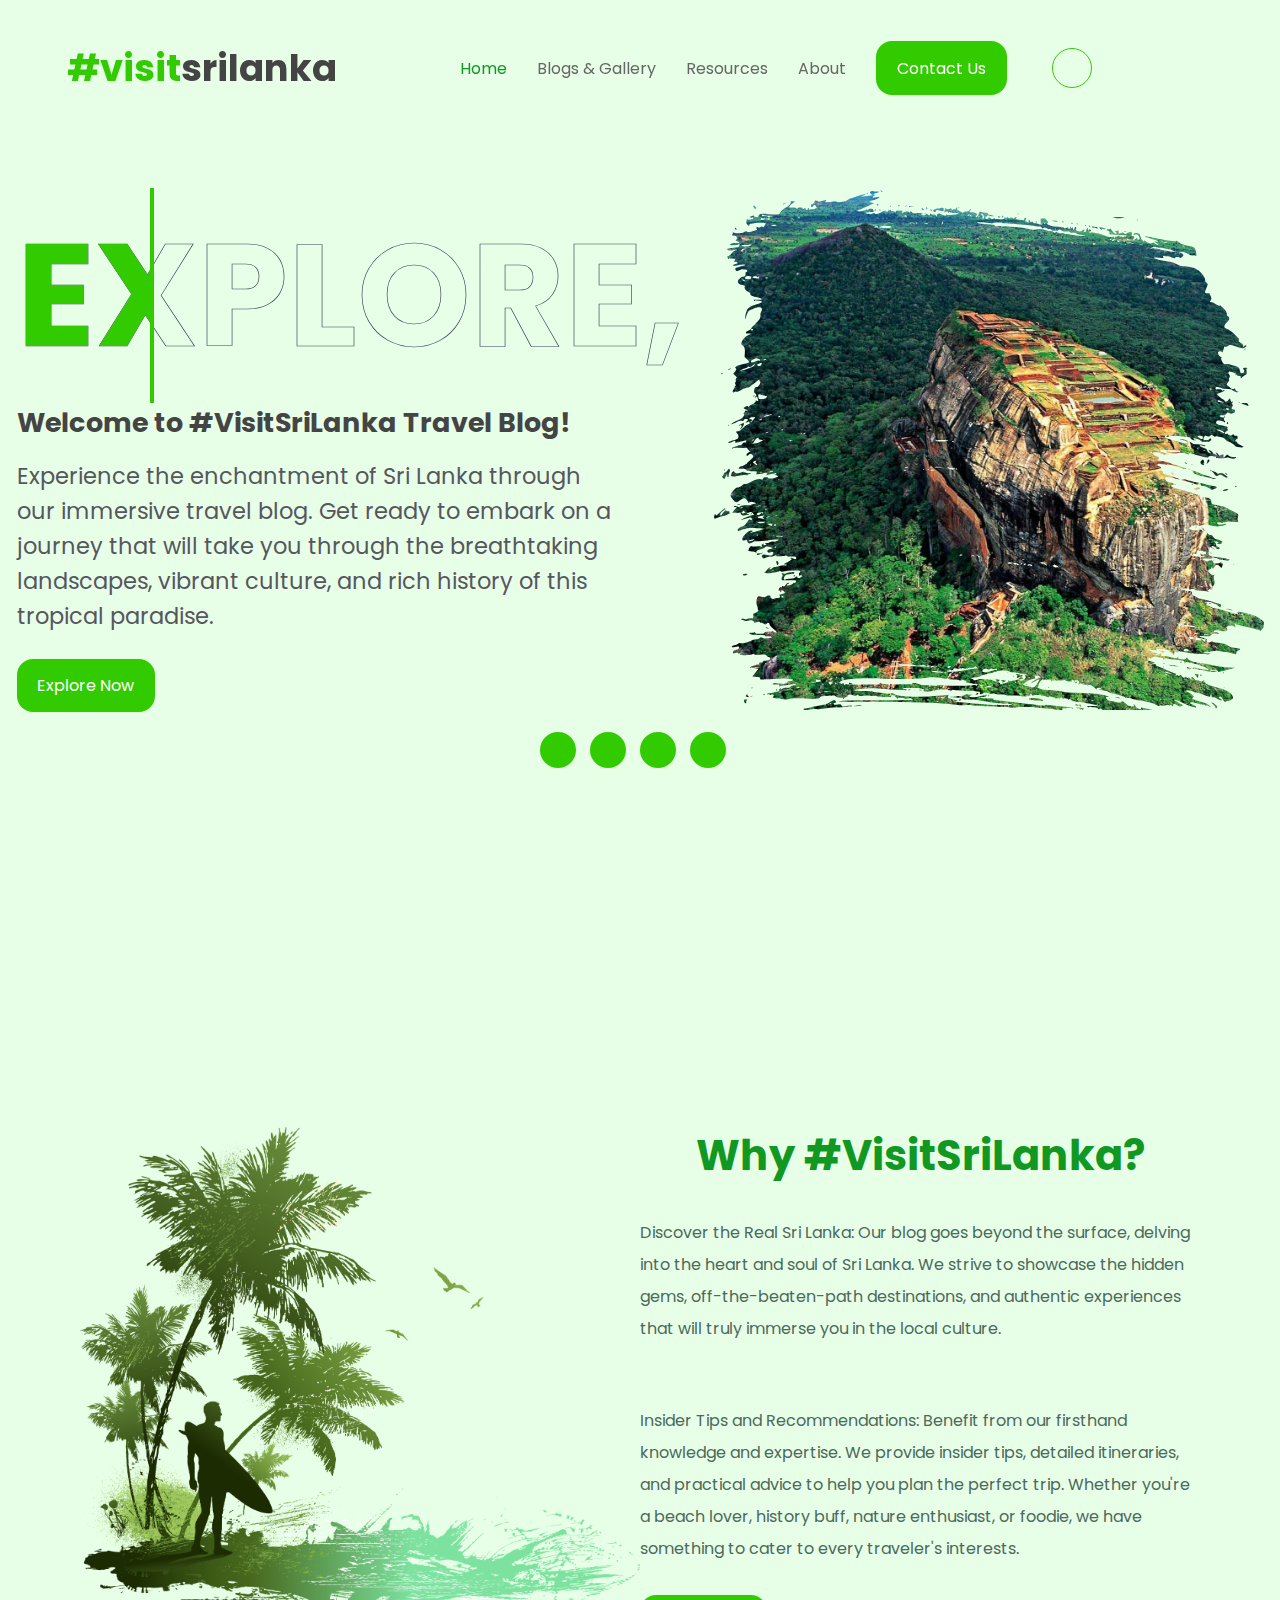
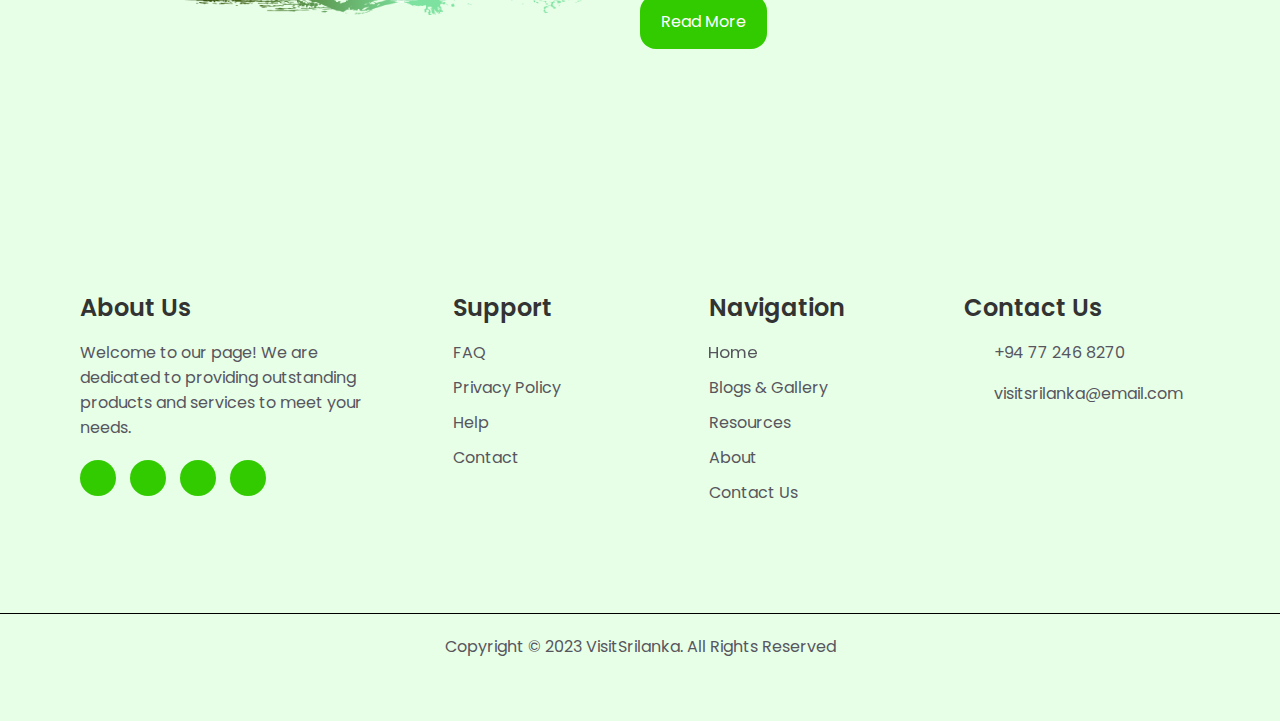
<file: LUNA-Project/index.html>
<!DOCTYPE html>
<html lang="en">
<head>
    <meta charset="UTF-8">
    <meta http-equiv="X-UA-Compatible" content="IE=edge">
    <meta name="viewport" content="width=device-width, initial-scale=1.0">
    <!-- style  -->
    <link rel="stylesheet" href="style.css">
    <!-- icon link  -->
    <link rel="stylesheet" href="https://cdnjs.cloudflare.com/ajax/libs/font-awesome/6.4.0/css/all.min.css" integrity="sha512-iecdLmaskl7CVkqkXNQ/ZH/XLlvWZOJyj7Yy7tcenmpD1ypASozpmT/E0iPtmFIB46ZmdtAc9eNBvH0H/ZpiBw==" crossorigin="anonymous" referrerpolicy="no-referrer" />
    <!-- logo  -->
    <link rel="icon" href="images/">
    <!-- svg  -->
    <link rel="stylesheet" href="svg.css">
    <title>#VisitSriLanka</title>
</head>
<body>
    <main>
        <div class="section">
            <header>
                <div class="content">
                    <div class="logo">
                        <h1><span>#visit</span>srilanka</h1>
                    </div>
                    
                    <nav>
                        <ul class="nav">
                            <li><a href="index.html" class="active">Home</a></li>
                            <li><a href="destinations.html">Blogs & Gallery</a></li>
                            <li><a href="resource.html">Resources</a></li>
                            <li><a href="about.html">About</a></li>
                            <li><a href="contact.html" class="btn">Contact Us</a></li>
                            <li><span class="theme_btn"></span></li>
                        </ul>
                    </nav>
                    <div class="toggle"></div>
                </div>
            </header>
            <div class="middle middle-home">
                <div class="content">
                    <div class="left">
                        <div class="big-title">
                            <h1 data-text="EXPLORE,">EXPLORE,</h1>
                            <h2 class="welcome-h2">Welcome to #VisitSriLanka Travel Blog!</h2>
                        </div>
                        <div class="txt">
                            <p>
                                Experience the enchantment of Sri Lanka through our immersive travel blog. Get ready to embark on a journey that will take you through the breathtaking landscapes, vibrant culture, and rich history of this tropical paradise.
                            </p>

                        </div>
                        <div class="btn-box">
                            <a href="destinations.html" class="btn">
                                Explore Now
                            </a>
                        </div>
                        

                    </div>
                    <div class="right">
                        <div class="main-img">
                            
                        </div>
                    </div>
                    
                </div>
                <div class="sci-box">
                    <ul class="sci">
                        <li><a href="#"><i class="fa-brands fa-facebook-f"></i></a></li>
                        <li><a href="#"><i class="fa-brands fa-twitter"></i></a></li>
                        <li><a href="#"><i class="fa-brands fa-instagram"></i></a></li>
                        <li><a href="#"><i class="fa-brands fa-youtube"></i></a></li>
                    </ul>
                </div>
            </div>
            
        </div>
        <div class="section">
            <div class="middle middle-1">
                <div class="content">
                    <div class="left-1">
                        <div class="img">
                            <img src="images/bg6.png" alt="">
                        </div>

                    </div>
                    <div class="right-1">
                        <h1>Why #VisitSriLanka?</h1>
                        <p>Discover the Real Sri Lanka: Our blog goes beyond the surface, delving into the heart and soul of Sri Lanka. We strive to showcase the hidden gems, off-the-beaten-path destinations, and authentic experiences that will truly immerse you in the local culture.</p>
                        <p>Insider Tips and Recommendations: Benefit from our firsthand knowledge and expertise. We provide insider tips, detailed itineraries, and practical advice to help you plan the perfect trip. Whether you're a beach lover, history buff, nature enthusiast, or foodie, we have something to cater to every traveler's interests.</p>
                        <a href="about.html" class="btn">Read More</a>
                    </div>
                </div>
            </div>
            <div class="footer">
                <div class="content">
                    <div class="sec about">
                        <h1>About Us</h1>
                        <p>Welcome to our page! We are dedicated to providing outstanding products and services to meet your needs.</p>
                        <ul class="sci">
                            <li><a href="#"><i class="fa-brands fa-facebook-f"></i></a></li>
                            <li><a href="#"><i class="fa-brands fa-twitter"></i></a></li>
                            <li><a href="#"><i class="fa-brands fa-instagram"></i></a></li>
                            <li><a href="#"><i class="fa-brands fa-youtube"></i></a></li>
                        </ul>
                    </div>
                    <div class="sec quick">
                        <h1>Support</h1>
                        <ul>
                            <li><a href="#">FAQ</a></li>
                            <li><a href="#">Privacy Policy</a></li>
                            <li><a href="#">Help</a></li>
                            <li><a href="#">Contact</a></li>
                        </ul>
                    </div>
                    <div class="sec quick">
                        <h1>Navigation</h1>
                        <ul>
                            <li><a href="index.html" class="active">Home</a></li>
                            <li><a href="destinations.html">Blogs & Gallery</a></li>
                            <li><a href="resource.html">Resources</a></li>
                            <li><a href="about.html">About</a></li>
                            <li><a href="contact.html">Contact Us</a></li>
                        </ul>
                    </div>
                    <div class="sec contact">
                        <h1>Contact Us</h1>
                        <ul>
                            <li><span><i class="fa-solid fa-phone"></i></span><p><a href="tel:+94 77 246 8270">+94 77 246 8270</a></p></li>
                            <li><span><i class="fa-solid fa-envelope"></i></span><p><a href="mailto:visitsrilanka@email.com">visitsrilanka@email.com</a></p></li>
                        </ul>
                    </div>
                </div>
            </div>
            <div class="copyright">
                <p>Copyright &copy; 2023 VisitSrilanka. All Rights Reserved</p>
            </div>

        </div>
    </main>
<!-- script js  -->
<script src="script.js"></script>
</body>
</html>
</file>
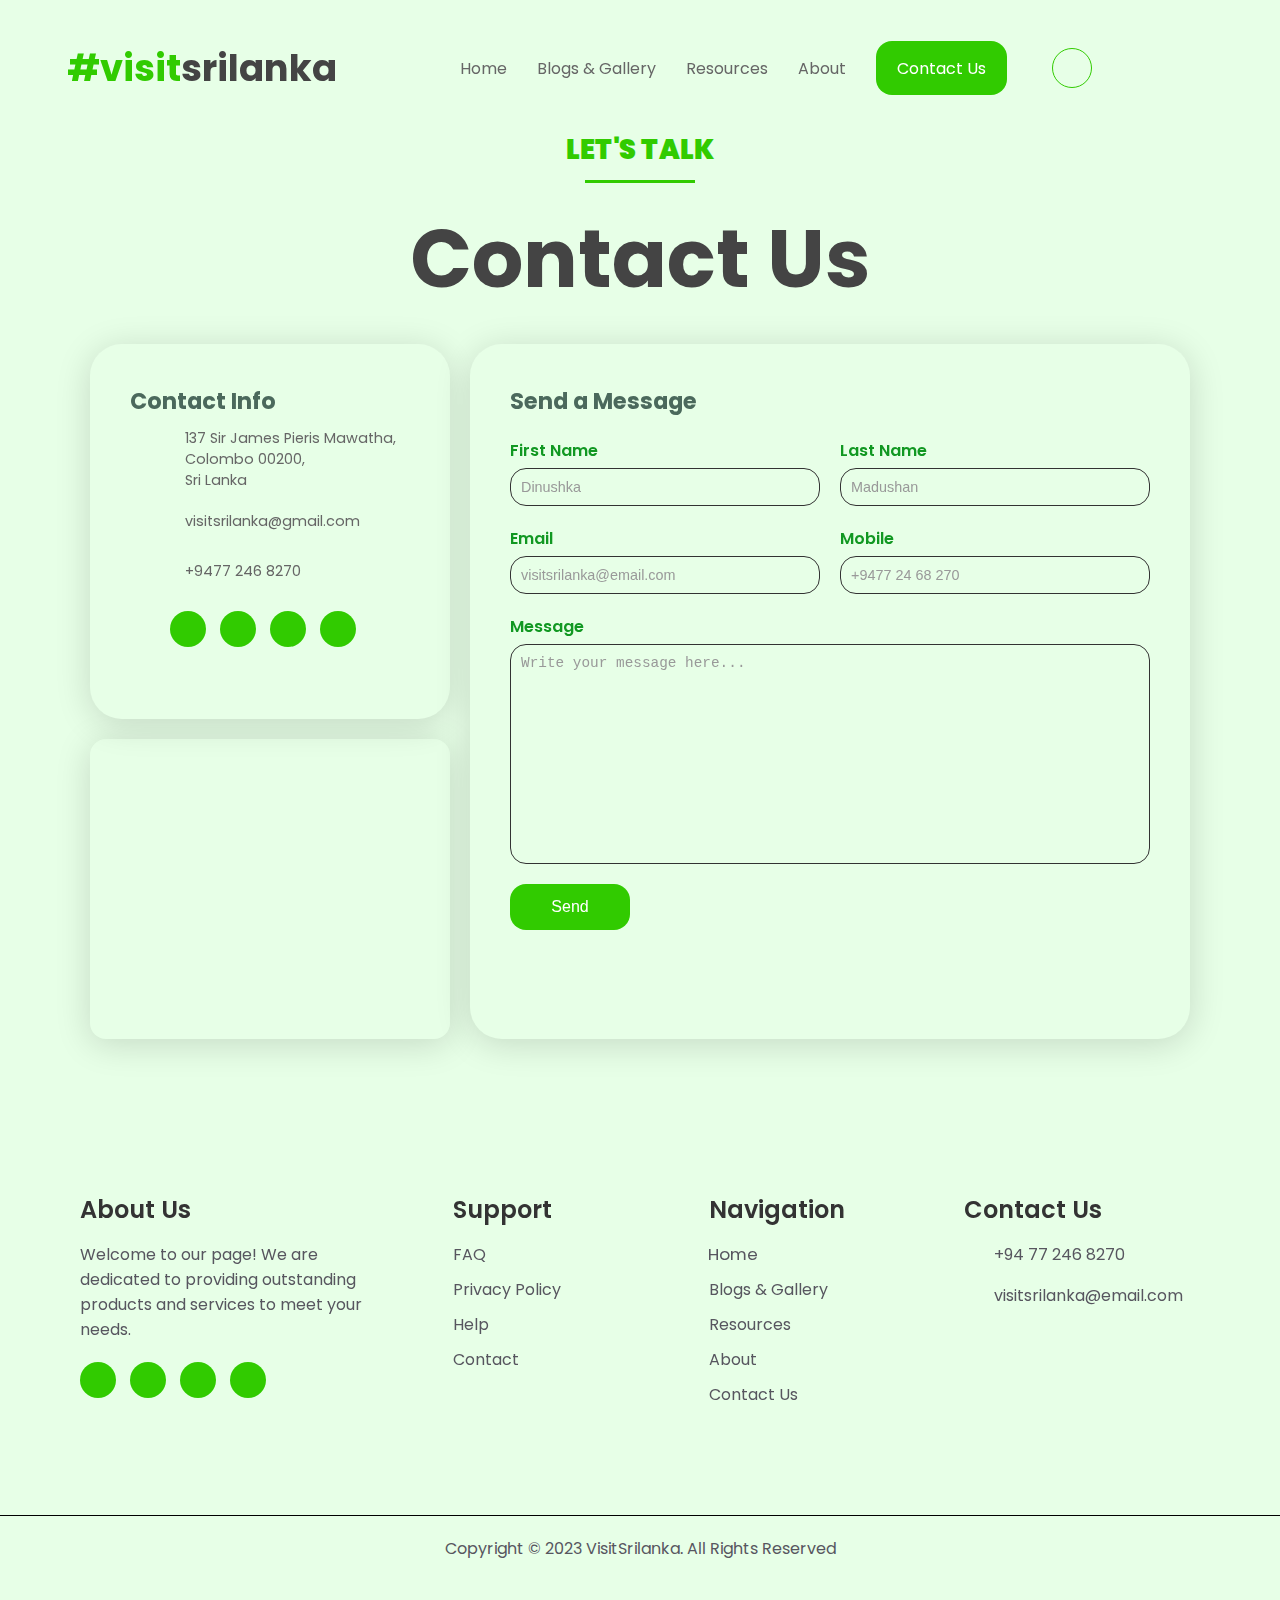
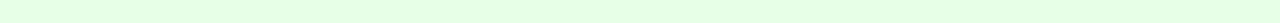
<file: LUNA-Project/contact.html>
<!DOCTYPE html>
<html lang="en">
<head>
    <meta charset="UTF-8">
    <meta name="viewport" content="width=device-width, initial-scale=1.0">
    <title>Contact</title>
    <!-- style  -->
    <link rel="stylesheet" href="style.css">
    <!-- icon link  -->
    <link rel="stylesheet" href="https://cdnjs.cloudflare.com/ajax/libs/font-awesome/6.4.0/css/all.min.css" integrity="sha512-iecdLmaskl7CVkqkXNQ/ZH/XLlvWZOJyj7Yy7tcenmpD1ypASozpmT/E0iPtmFIB46ZmdtAc9eNBvH0H/ZpiBw==" crossorigin="anonymous" referrerpolicy="no-referrer" />
    <!-- logo  -->
    <link rel="icon" href="img/logo.png">
</head>
<body>
    <div class="section">
        <header>
            <div class="content">
                <div class="logo">
                    <h1><span>#visit</span>srilanka</h1>
                </div>
                <nav>
                    <ul class="nav">
                        <li><a href="index.html" >Home</a></li>
                        <li><a href="destinations.html">Blogs & Gallery</a></li>
                        <li><a href="resource.html">Resources</a></li>
                        <li><a href="about.html">About</a></li>
                        <li><a href="contact.html" class="btn">Contact Us</a></li>
                        <li><span class="theme_btn"></span></li> 
                    </ul>
                </nav>
                <div class="toggle"></div>
            </div>
        </header>
        <div class="content">
            <div class="cont-us">
                <div class="cont-title">
                    <p class="small-p">LET'S TALK</p>
                    <div class="line"></div>
                    <h1>Contact Us</h1>
                </div>
                <div class="cont-box">
                    <!-- map  -->
                    <div class="contact-p map"><iframe src="https://www.google.com/maps/embed?pb=!1m18!1m12!1m3!1d126743.63215407255!2d79.77380320187528!3d6.921831560903086!2m3!1f0!2f0!3f0!3m2!1i1024!2i768!4f13.1!3m3!1m2!1s0x3ae253d10f7a7003%3A0x320b2e4d32d3838d!2sColombo!5e0!3m2!1sen!2slk!4v1689099435258!5m2!1sen!2slk"style="border:0;" allowfullscreen="" loading="lazy" referrerpolicy="no-referrer-when-downgrade"></iframe></div>
                    <!-- info  -->
                    <div class="contact-p info">
                        <h1>Contact Info</h1>
                        <div class="info-box">
                            <div>
                                <span><i class="fa-solid fa-location-dot"></i></span>
                                <p> 137 Sir James Pieris Mawatha, Colombo 00200,<br> Sri Lanka</p>
                            </div>
                            <div>
                                <span><i class="fa-solid fa-envelope"></i></span>
                                <a href="mailto:dinushkamadushan440@gmail.com">visitsrilanka@gmail.com</a>
                            </div>
                            <div>
                                <span><i class="fa-solid fa-phone"></i></span>
                                <a href="tel:+94772468270">+9477 246 8270</a>
                            </div>
                            <!-- social media -->
                            <ul class="sci">
                                <li><a href="#"><i class="fa-brands fa-facebook-f"></i></a></li>
                                <li><a href="#"><i class="fa-brands fa-twitter"></i></a></li>
                                <li><a href="#"><i class="fa-brands fa-instagram"></i></a></li>
                                <li><a href="#"><i class="fa-brands fa-youtube"></i></a></li>
                            </ul>
                        </div>
                    </div>
                           <!-- from  -->
                           <div class="contact-p form">
                            <h1>Send a Message</h1>
                            <form>
                                <div class="form-box">
                                    <div class="row50">
                                        <div class="input-box">
                                            <span>First Name</span>
                                            <input type="text" placeholder="Dinushka">
                                        </div>
                                        <div class="input-box">
                                            <span>Last Name</span>
                                            <input type="text" placeholder="Madushan">
                                        </div>
                                    </div>
    
                                    <div class="row50">
                                        <div class="input-box">
                                            <span>Email</span>
                                            <input type="text" placeholder="visitsrilanka@email.com">
                                        </div>
                                        <div class="input-box">
                                            <span>Mobile</span>
                                            <input type="text" placeholder="+9477 24 68 270">
                                        </div>
                                    </div>
                                    
                                    <div class="row100">
                                        <div class="input-box">
                                            <span>Message</span>
                                            <textarea placeholder="Write your message here..."></textarea>
                                        </div>
                                    </div>
    
                                    <div class="row100">
                                        <div class="input-box">
                                            <input type="submit" value="Send">
                                        </div>
                                    </div>
                                </div>
                            </form>
                        </div>

                </div>
            </div>
        </div>
    
    <div class="footer">
        <div class="content">
            <div class="sec about">
                <h1>About Us</h1>
                <p>Welcome to our page! We are dedicated to providing outstanding products and services to meet your needs.</p>
                <ul class="sci">
                    <li><a href="#"><i class="fa-brands fa-facebook-f"></i></a></li>
                    <li><a href="#"><i class="fa-brands fa-twitter"></i></a></li>
                    <li><a href="#"><i class="fa-brands fa-instagram"></i></a></li>
                    <li><a href="#"><i class="fa-brands fa-youtube"></i></a></li>
                </ul>
            </div>
            <div class="sec quick">
                <h1>Support</h1>
                <ul>
                    <li><a href="#">FAQ</a></li>
                    <li><a href="#">Privacy Policy</a></li>
                    <li><a href="#">Help</a></li>
                    <li><a href="#">Contact</a></li>
                </ul>
            </div>
            <div class="sec quick">
                <h1>Navigation</h1>
                        <ul>
                            <li><a href="index.html" class="active">Home</a></li>
                            <li><a href="destinations.html">Blogs & Gallery</a></li>
                            <li><a href="resource.html">Resources</a></li>
                            <li><a href="about.html">About</a></li>
                            <li><a href="contact.html">Contact Us</a></li>
                        </ul>
            </div>
            <div class="sec contact">
                <h1>Contact Us</h1>
                <ul>
                    <li><span><i class="fa-solid fa-phone"></i></span><p><a href="tel:+94772468270">+94 77 246 8270</a></p></li>
                    <li><span><i class="fa-solid fa-envelope"></i></span><p><a href="mailto:visitsrilanka@email.com">visitsrilanka@email.com</a></p></li>
                </ul>
            </div>
        </div>
    </div>
    <div class="copyright">
        <p>Copyright &copy; 2023 VisitSrilanka. All Rights Reserved</p>
    </div>
</div>

<!-- script-js  -->
<script src="script.js"></script>
</body>
</html>
</file>
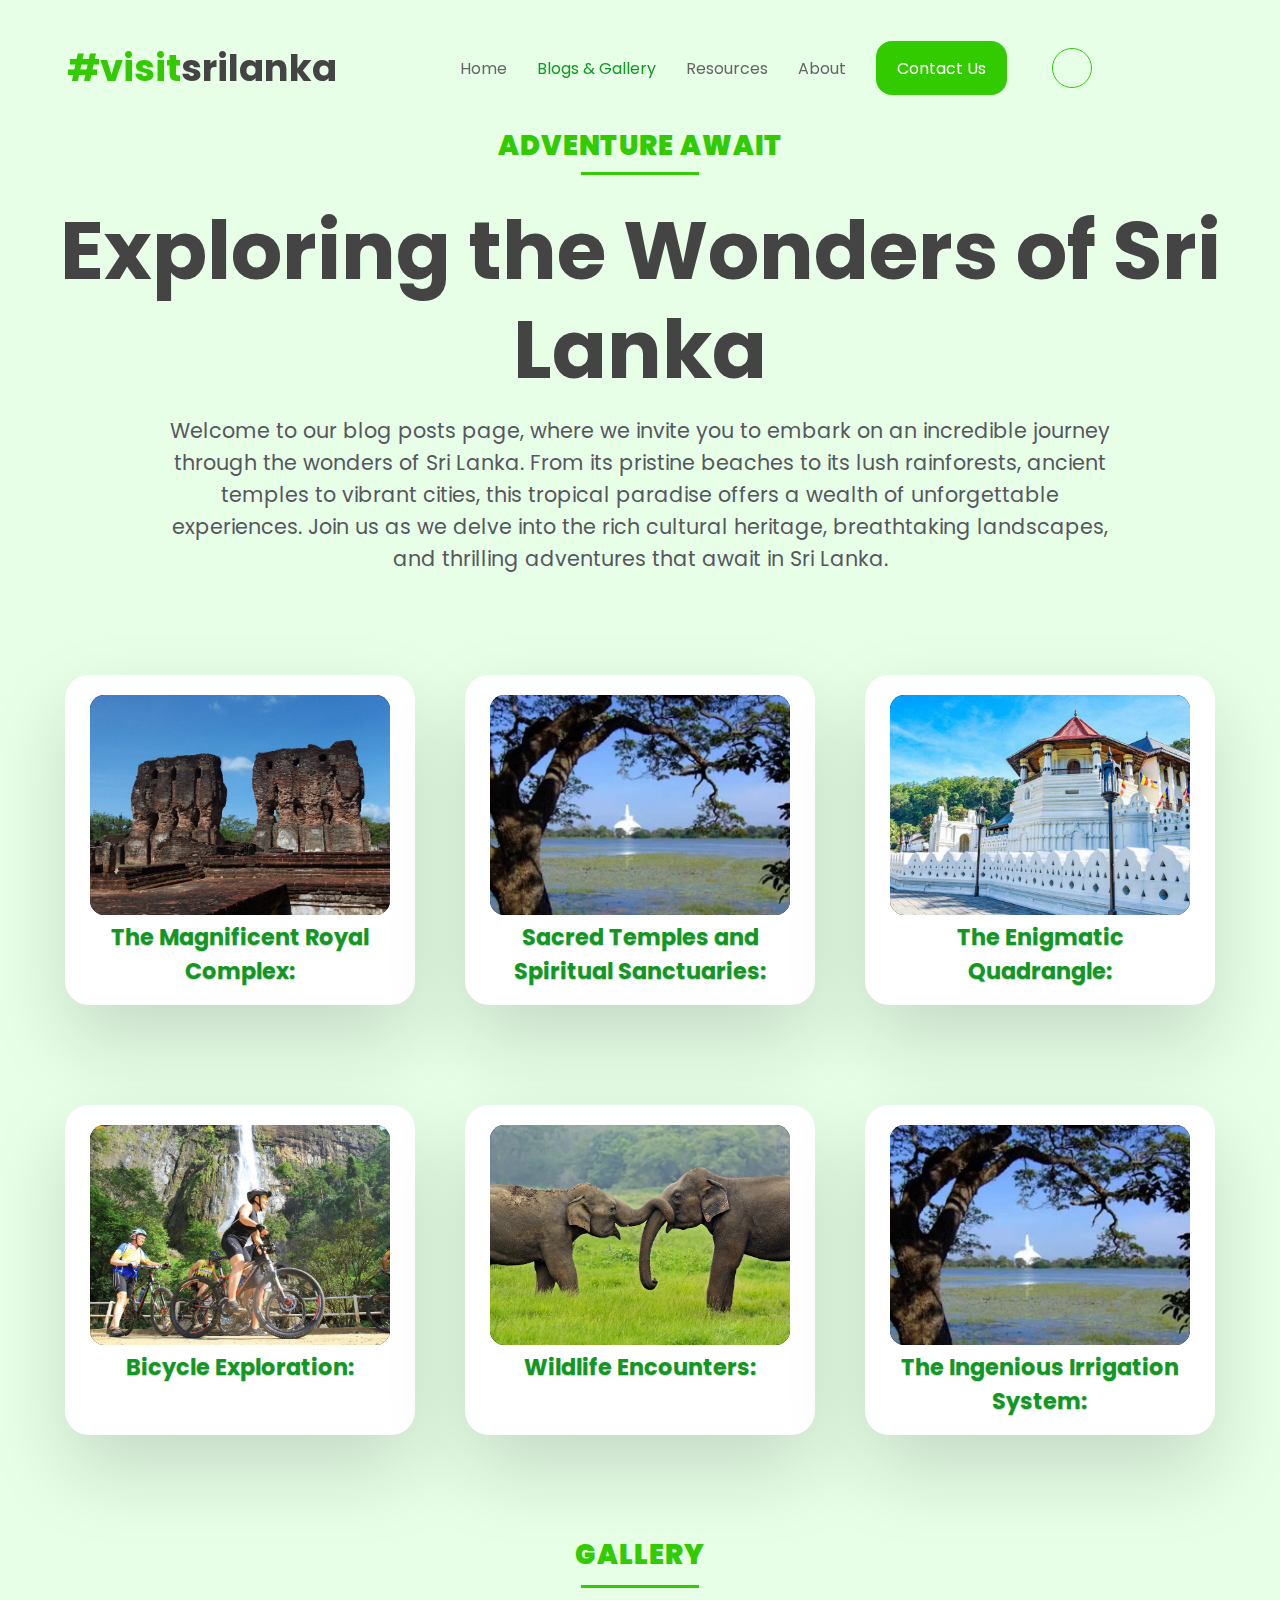
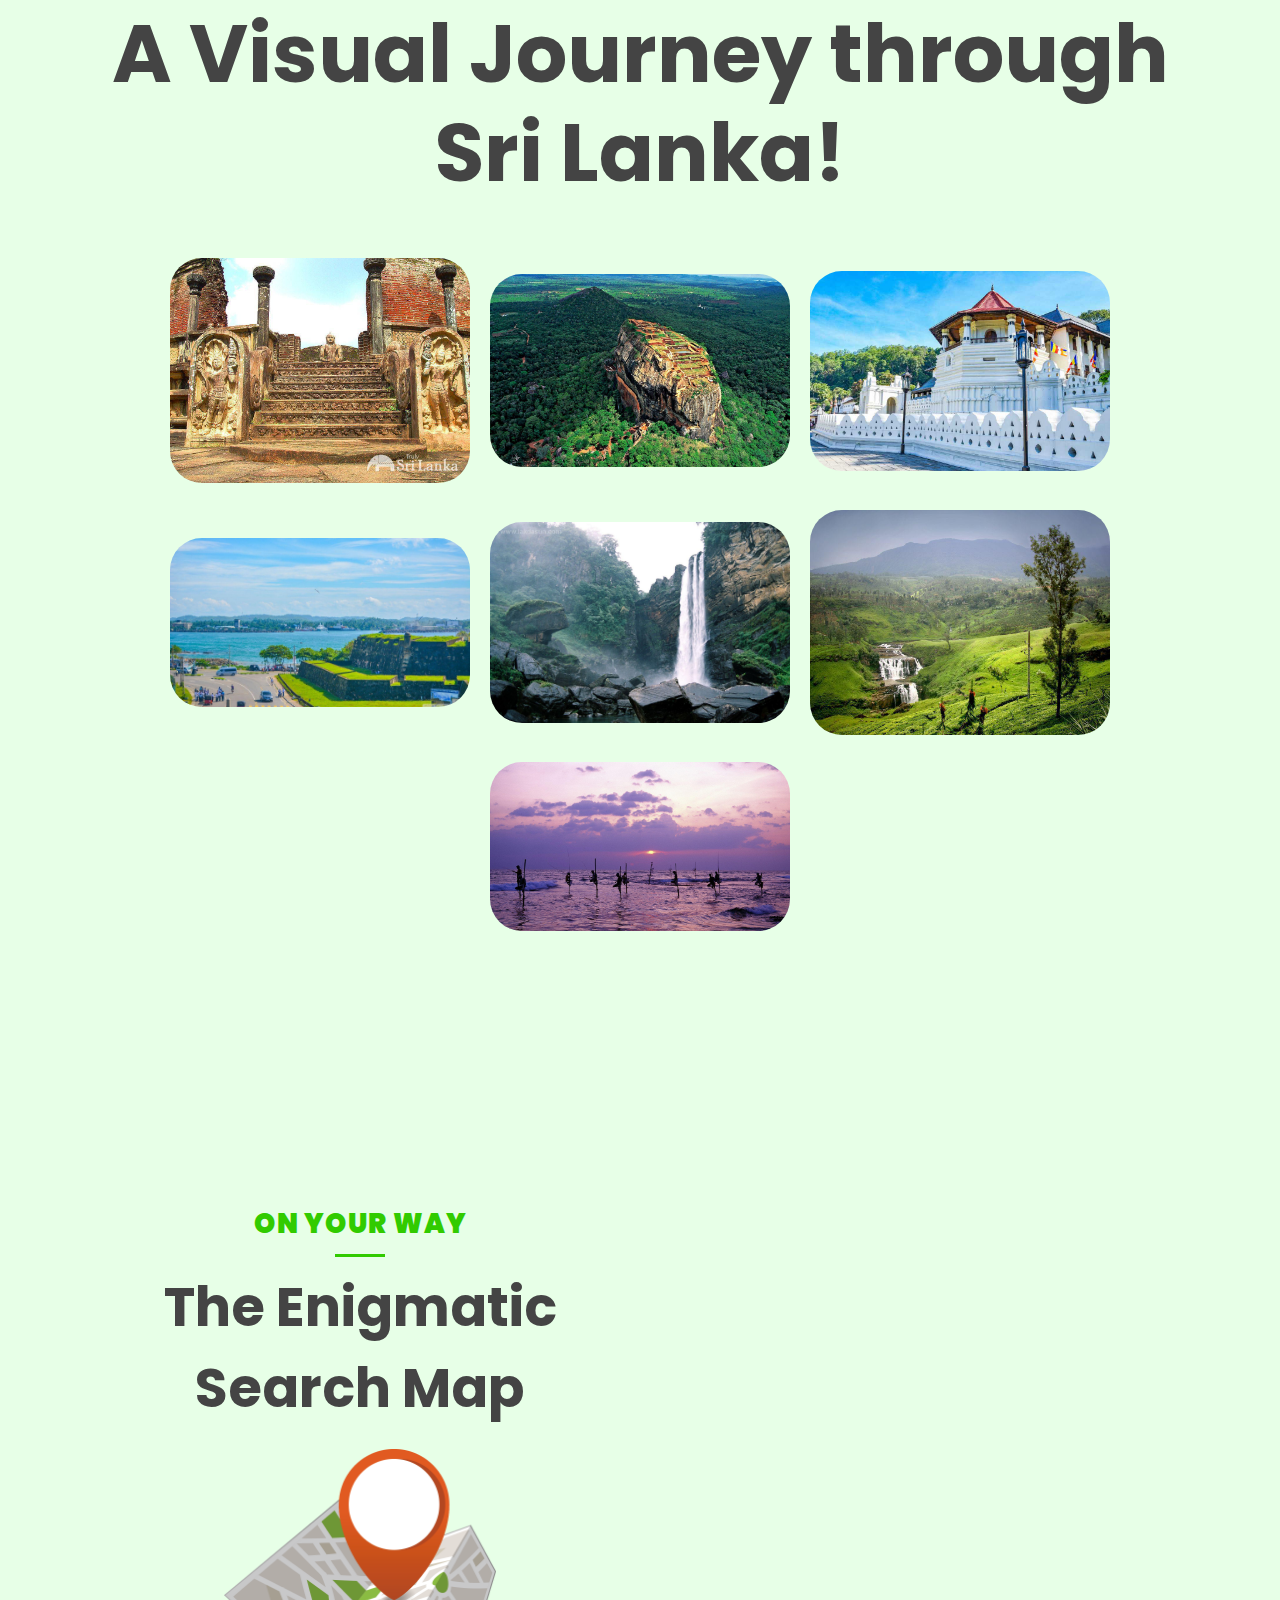
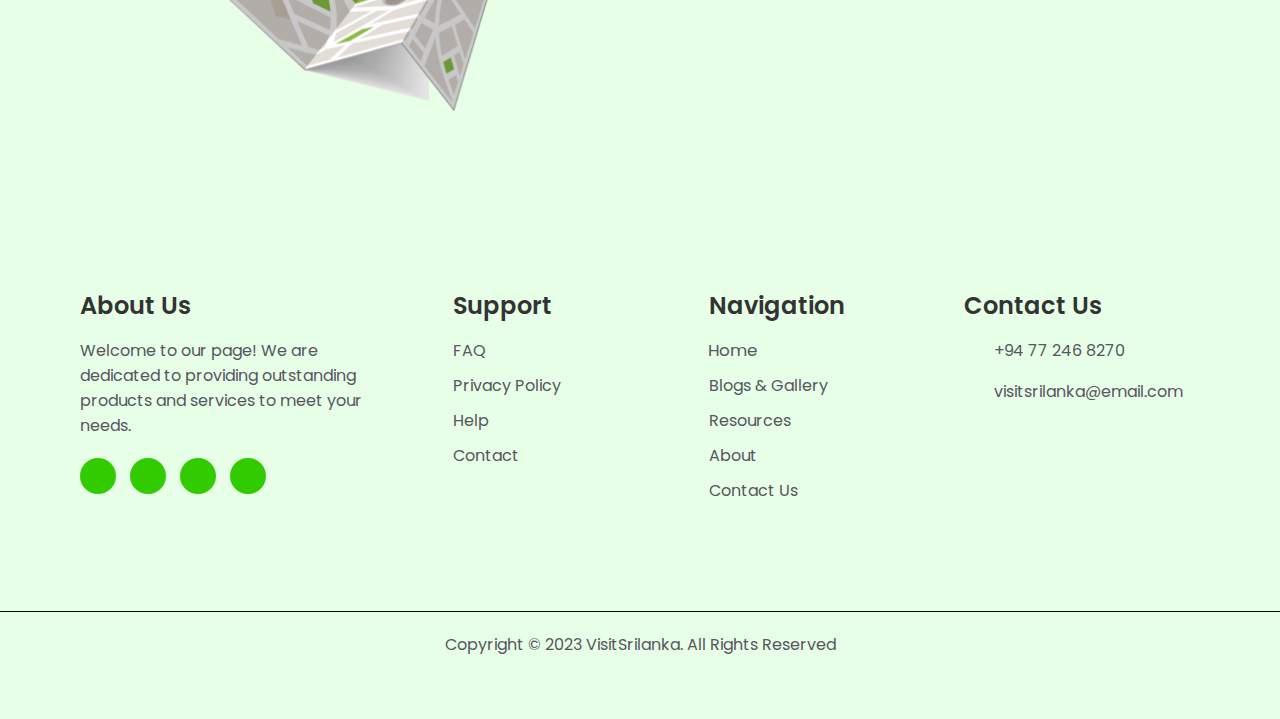
<file: LUNA-Project/destinations.html>
<!DOCTYPE html>
<html lang="en">
<head>
    <meta charset="UTF-8">
    <meta name="viewport" content="width=device-width, initial-scale=1.0">
    <title>Blogs & Gallery</title>
    <!-- style  -->
    <link rel="stylesheet" href="style.css">
    <!-- icon link  -->
    <link rel="stylesheet" href="https://cdnjs.cloudflare.com/ajax/libs/font-awesome/6.4.0/css/all.min.css" integrity="sha512-iecdLmaskl7CVkqkXNQ/ZH/XLlvWZOJyj7Yy7tcenmpD1ypASozpmT/E0iPtmFIB46ZmdtAc9eNBvH0H/ZpiBw==" crossorigin="anonymous" referrerpolicy="no-referrer" />
    <!-- logo  -->
    <link rel="icon" href="img/logo.png">
</head>
<body>
    <div class="section">
    <header>
        <div class="content">
            <div class="logo">
                <h1><span>#visit</span>srilanka</h1>
            </div>
            <nav>
                <ul class="nav">
                    <li><a href="index.html">Home</a></li>
                    <li><a href="destinations.html" class="active">Blogs & Gallery</a></li>
                    <li><a href="resource.html">Resources</a></li>
                    <li><a href="about.html">About</a></li>
                    <li><a href="contact.html" class="btn">Contact Us</a></li>
                    <li><span class="theme_btn"></span></li>
                </ul>
            </nav>
            <div class="toggle"></div>
        </div>
    </header>
        <div class="middle">
            <div class="des-content">
                <div class="title-des">
                    <p class="small-p">ADVENTURE AWAIT</p>
                    <div class="line"></div>
                    <h1>Exploring the Wonders of Sri Lanka</h1>
                    
                    <p>Welcome to our blog posts page, where we invite you to embark on an incredible journey through the wonders of Sri Lanka. From its pristine beaches to its lush rainforests, ancient temples to vibrant cities, this tropical paradise offers a wealth of unforgettable experiences. Join us as we delve into the rich cultural heritage, breathtaking landscapes, and thrilling adventures that await in Sri Lanka.</p>
                </div>
                <div class="card">
                    <div class="img-box">
                        <img src="images/marvel.png" alt="">
                    </div>
                        <div class="img-content">
                            <h1>The Magnificent Royal Complex:</h1>
                            <p>Delve into the grandeur of the Royal Complex, where you'll encounter the imposing remains of the Royal Palace, audience halls, and the iconic King Parakramabahu's statue. Marvel at the intricate architectural details and imagine the bustling activities that once took place within these majestic walls.</p>
                            <a href="#" class="btn">Read More</a>
                        </div>
                    
                </div>
                <div class="card">
                    <div class="img-box">
                        <img src="images/temple.jpg" alt="">
                    </div>
                        <div class="img-content">
                            <h1>Sacred Temples and Spiritual Sanctuaries:</h1>
                            <p>Discover the religious significance of Polonnaruwa as you visit the revered temples scattered throughout the ancient city. Witness the intricate stone carvings and experience a sense of tranquility at the Lankatilaka and Tivanka Pilimageya temples.</p>
                            <a href="#" class="btn">Read More</a>
                        </div>
                    
                </div>
                <div class="card">
                    <div class="img-box">
                        <img src="images/daladha.jpg" alt="">
                    </div>
                        <div class="img-content">
                            <h1>The Enigmatic Quadrangle:</h1>
                            <p>Step into the heart of Polonnaruwa's archaeological wonders – the Quadrangle. This sacred complex houses the exquisite Vatadage, a circular relic house believed to have housed the sacred tooth relic of the Buddha. Explore the intricately carved moonstones, guard stones, and the beautifully preserved Thuparama image house.</p>
                            <a href="#" class="btn">Read More</a>
                        </div>
                </div>
                <div class="card">
                    <div class="img-box">
                        <img src="images/bicy.jpg" alt="">
                    </div>
                        <div class="img-content">
                            <h1>Bicycle Exploration:</h1>
                            <p>Embrace the spirit of adventure and rent a bicycle to navigate through the sprawling archaeological park. Feel the gentle breeze as you pedal your way through the ancient city, taking in the serene beauty of the surrounding landscapes and discovering hidden gems at your own pace.</p>
                            <a href="#" class="btn">Read More</a>
                        </div>
                </div>
                <div class="card">
                    <div class="img-box">
                        <img src="images/wild.jpg" alt="">
                    </div>
                        <div class="img-content">
                            <h1>Wildlife Encounters:</h1>
                            <p>Polonnaruwa is not only a treasure trove of historical wonders but also home to a variety of wildlife. Keep an eye out for playful monkeys swinging from tree to tree and colorful bird species that grace the skies above. If you're lucky, you might even spot elephants wandering near the outskirts of the city.</p>
                            <a href="#" class="btn">Read More</a>
                        </div>
                </div>
                <div class="card">
                    <div class="img-box">
                        <img src="images/temple.jpg" alt="">
                    </div>
                        <div class="img-content">
                            <h1>The Ingenious Irrigation System:</h1>
                            <p>Uncover the engineering marvels of Polonnaruwa by visiting the Parakrama Samudra, an ancient reservoir that highlights the remarkable irrigation system of the time. Learn about King Parakramabahu's ingenious hydraulic engineering feats, which allowed for efficient water management and agricultural prosperity.</p>
                            <a href="#" class="btn">Read More</a>
                        </div>
                </div>

                <div class="gallery">
                    <p class="small-p">GALLERY</p>
                    <div class="line"></div>
                    <h1>A Visual Journey through Sri Lanka!</h1>
                    <div class="gallery-images">
                        <div class="img-g"><img src="images/polonnaruwa.jpg"></div>
                        <div class="img-g"><img src="images/sigiriya.jpg"></div>
                        <div class="img-g"><img src="images/daladha.jpg"></div>
                        <div class="img-g"><img src="images/galle.jpg"></div>
                        <div class="img-g"><img src="images/fall.jpg"></div>
                        <div class="img-g"><img src="images/tea-1.jpg"></div>
                        <div class="img-g"><img src="images/ocean.jpg"></div> 

                    </div>
                </div>
                
            </div>
        </div>

       
    </div>
    <div class="section">
        <div class="middle middle-map">
            <div class="content">
                <div class="left">
                    <p class="small-p">ON YOUR WAY</p>
                    <div class="line"></div>
                    <h1 class="map-h1">The Enigmatic Search Map</h1>
                    <img src="images/map.png" alt="">
                </div>
                <div class="right">
                    <div class="map-box"><iframe src="https://www.google.com/maps/embed?pb=!1m14!1m12!1m3!1d37864.88365057481!2d80.72188682596365!3d7.955266253503983!2m3!1f0!2f0!3f0!3m2!1i1024!2i768!4f13.1!5e0!3m2!1sen!2slk!4v1689259397592!5m2!1sen!2slk" width="600" height="450" style="border:0;" allowfullscreen="" loading="lazy" referrerpolicy="no-referrer-when-downgrade"></iframe></div>
                </div>
            </div>
            
            
        </div>
        <div class="footer">
            <div class="content">
                <div class="sec about">
                    <h1>About Us</h1>
                    <p>Welcome to our page! We are dedicated to providing outstanding products and services to meet your needs.</p>
                    <ul class="sci">
                        <li><a href="#"><i class="fa-brands fa-facebook-f"></i></a></li>
                        <li><a href="#"><i class="fa-brands fa-twitter"></i></a></li>
                        <li><a href="#"><i class="fa-brands fa-instagram"></i></a></li>
                        <li><a href="#"><i class="fa-brands fa-youtube"></i></a></li>
                    </ul>
                </div>
                <div class="sec quick">
                    <h1>Support</h1>
                    <ul>
                        <li><a href="#">FAQ</a></li>
                        <li><a href="#">Privacy Policy</a></li>
                        <li><a href="#">Help</a></li>
                        <li><a href="#">Contact</a></li>
                    </ul>
                </div>
                <div class="sec quick">
                    <h1>Navigation</h1>
                        <ul>
                            <li><a href="index.html" class="active">Home</a></li>
                            <li><a href="destinations.html">Blogs & Gallery</a></li>
                            <li><a href="resource.html">Resources</a></li>
                            <li><a href="about.html">About</a></li>
                            <li><a href="contact.html">Contact Us</a></li>
                        </ul>
                </div>
                <div class="sec contact">
                    <h1>Contact Us</h1>
                    <ul>
                        <li><span><i class="fa-solid fa-phone"></i></span><p><a href="tel:+94 77 246 8270">+94 77 246 8270</a></p></li>
                        <li><span><i class="fa-solid fa-envelope"></i></span><p><a href="mailto:visitsrilanka@email.com">visitsrilanka@email.com</a></p></li>
                    </ul>
                </div>
            </div>
        </div>
        <div class="copyright">
            <p>Copyright &copy; 2023 VisitSrilanka. All Rights Reserved</p>
        </div>
    </div>
</div>
<script src="script.js"></script>
</body>
</html>
</file>
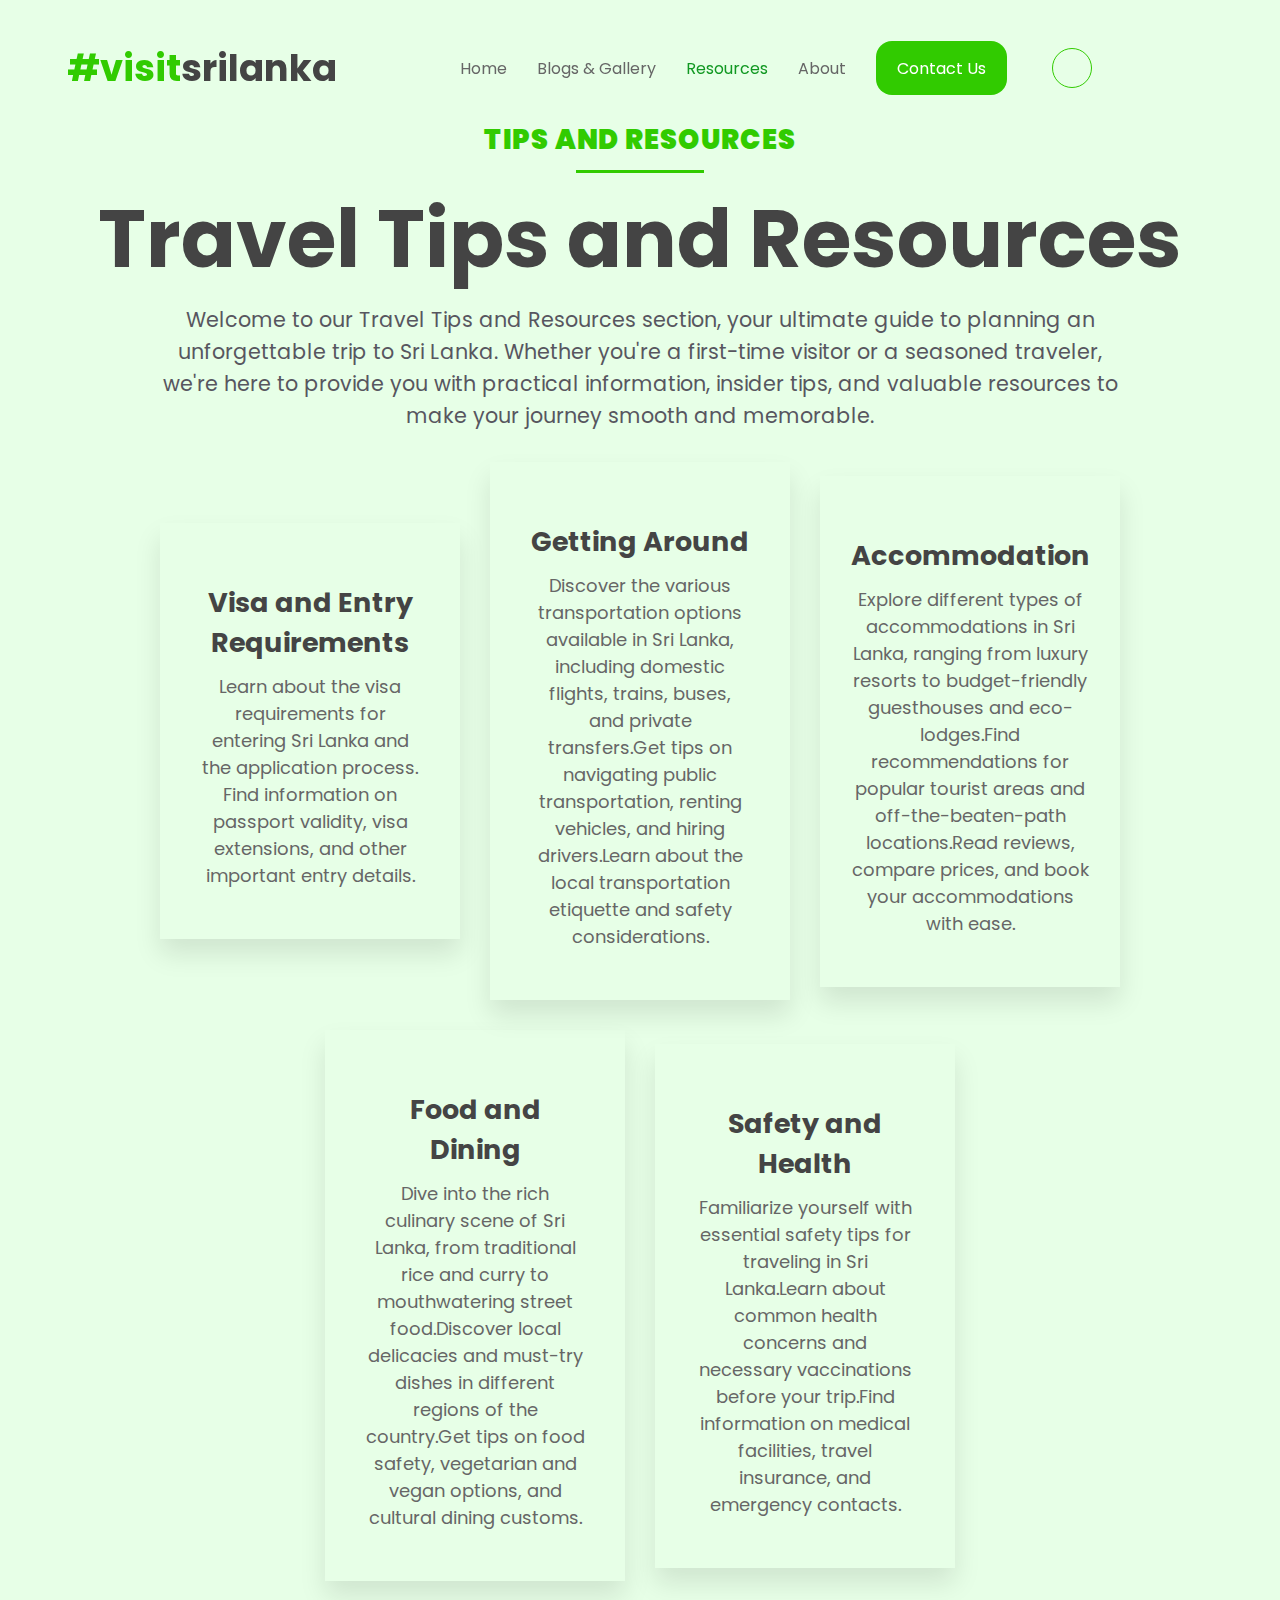
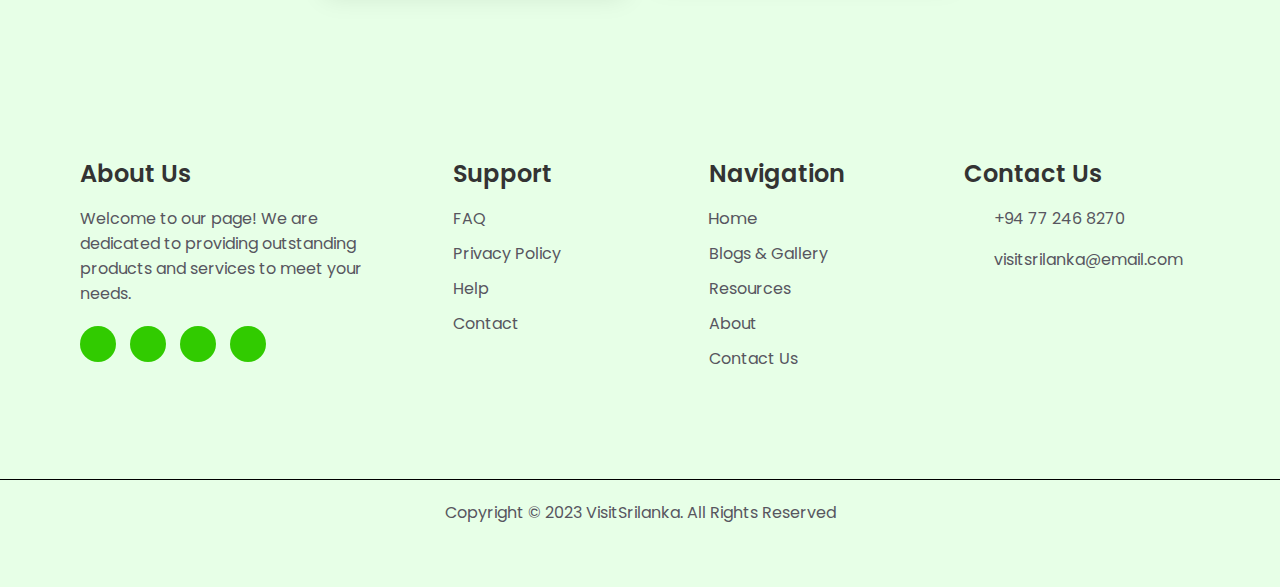
<file: LUNA-Project/resource.html>
<!DOCTYPE html>
<html lang="en">
<head>
    <meta charset="UTF-8">
    <meta name="viewport" content="width=device-width, initial-scale=1.0">
    <title>Resources</title>
    <!-- style  -->
    <link rel="stylesheet" href="style.css">
    <!-- icon link  -->
    <link rel="stylesheet" href="https://cdnjs.cloudflare.com/ajax/libs/font-awesome/6.4.0/css/all.min.css" integrity="sha512-iecdLmaskl7CVkqkXNQ/ZH/XLlvWZOJyj7Yy7tcenmpD1ypASozpmT/E0iPtmFIB46ZmdtAc9eNBvH0H/ZpiBw==" crossorigin="anonymous" referrerpolicy="no-referrer" />
    <!-- logo  -->
    <link rel="icon" href="img/logo.png">
</head>
<body>
    <div class="section">
        <header>
            <div class="content">
                <div class="logo">
                    <h1><span>#visit</span>srilanka</h1>
                </div>
                <nav>
                    <ul class="nav">
                        <li><a href="index.html" >Home</a></li>
                        <li><a href="destinations.html">Blogs & Gallery</a></li>
                        <li><a href="resource.html" class="active">Resources</a></li>
                        <li><a href="about.html">About</a></li>
                        <li><a href="contact.html" class="btn">Contact Us</a></li>
                        <li><span class="theme_btn"></span></li>
                    </ul>
                </nav>
                <div class="toggle"></div>
            </div>
        </header>

        <div class="middle">
            <p class="small-p">TIPS AND RESOURCES</p>
            <div class="line"></div>
            <h1 class="travel-h1">Travel Tips and Resources</h1>
            <p class="tips-para">Welcome to our Travel Tips and Resources section, your ultimate guide to planning an unforgettable trip to Sri Lanka. Whether you're a first-time visitor or a seasoned traveler, we're here to provide you with practical information, insider tips, and valuable resources to make your journey smooth and memorable.</p>
            <div class="tips-box">
                <div class="boxes">
                <div class="tips-icon"><i class="fa-brands fa-cc-visa"></i></div>
                <div class="tips">
                    <h1>Visa and Entry Requirements</h1>
                    <p>Learn about the visa requirements for entering Sri Lanka and the application process. Find information on passport validity, visa extensions, and other important entry details.</p>
                </div>
                </div>

                <div class="boxes">
                <div class="tips-icon"><i class="fa-sharp fa-solid fa-plane"></i></div>
                <div class="tips">
                    <h1>Getting Around</h1>
                    <p>Discover the various transportation options available in Sri Lanka, including domestic flights, trains, buses, and private transfers.Get tips on navigating public transportation, renting vehicles, and hiring drivers.Learn about the local transportation etiquette and safety considerations.</p>
                </div>
                </div>

                <div class="boxes">
                <div class="tips-icon"><i class="fa-solid fa-hotel"></i></div>
                <div class="tips">
                    <h1>Accommodation</h1>
                    <p>Explore different types of accommodations in Sri Lanka, ranging from luxury resorts to budget-friendly guesthouses and eco-lodges.Find recommendations for popular tourist areas and off-the-beaten-path locations.Read reviews, compare prices, and book your accommodations with ease.</p>
                </div>
                </div>

                <div class="boxes">
                <div class="tips-icon"><i class="fa-solid fa-bell-concierge"></i></div>
                <div class="tips">
                    <h1>Food and Dining</h1>
                    <p>Dive into the rich culinary scene of Sri Lanka, from traditional rice and curry to mouthwatering street food.Discover local delicacies and must-try dishes in different regions of the country.Get tips on food safety, vegetarian and vegan options, and cultural dining customs.</p>
                </div>
                </div>

                <div class="boxes">
                <div class="tips-icon"><i class="fa-solid fa-shield"></i></div>
                <div class="tips">
                    <h1>Safety and Health</h1>
                    <p>Familiarize yourself with essential safety tips for traveling in Sri Lanka.Learn about common health concerns and necessary vaccinations before your trip.Find information on medical facilities, travel insurance, and emergency contacts.</p>
                </div>
                </div>
            </div>
        </div>
    


    <div class="footer">
        <div class="content">
            <div class="sec about">
                <h1>About Us</h1>
                <p>Welcome to our page! We are dedicated to providing outstanding products and services to meet your needs.</p>
                <ul class="sci">
                    <li><a href="#"><i class="fa-brands fa-facebook-f"></i></a></li>
                    <li><a href="#"><i class="fa-brands fa-twitter"></i></a></li>
                    <li><a href="#"><i class="fa-brands fa-instagram"></i></a></li>
                    <li><a href="#"><i class="fa-brands fa-youtube"></i></a></li>
                </ul>
            </div>
            <div class="sec quick">
                <h1>Support</h1>
                <ul>
                    <li><a href="#">FAQ</a></li>
                    <li><a href="#">Privacy Policy</a></li>
                    <li><a href="#">Help</a></li>
                    <li><a href="#">Contact</a></li>
                </ul>
            </div>
            <div class="sec quick">
                <h1>Navigation</h1>
                        <ul>
                            <li><a href="index.html" class="active">Home</a></li>
                            <li><a href="destinations.html">Blogs & Gallery</a></li>
                            <li><a href="resource.html">Resources</a></li>
                            <li><a href="about.html">About</a></li>
                            <li><a href="contact.html">Contact Us</a></li>
                        </ul>
            </div>
            <div class="sec contact">
                <h1>Contact Us</h1>
                <ul>
                    <li><span><i class="fa-solid fa-phone"></i></span><p><a href="tel:+94772468270">+94 77 246 8270</a></p></li>
                    <li><span><i class="fa-solid fa-envelope"></i></span><p><a href="mailto:visitsrilanka@email.com">visitsrilanka@email.com</a></p></li>
                </ul>
            </div>
        </div>
    </div>
    <div class="copyright">
        <p>Copyright &copy; 2023 VisitSrilanka. All Rights Reserved</p>
    </div>
</div>
<script src="script.js"></script>
</body>
</html>
</file>
<file: LUNA-Project/style.css>
@import url('https://fonts.googleapis.com/css2?family=Poppins:wght@200;300;400;500;600;700&display=swap');

:root {
  --bg: #e7ffe7;
  --hover: #119822;
  --main-color: #31cb00;
  --yellow-green:#a0fd2f;
  --darktxt: #4b695c;
  --lighttxt: #aaa;
  --white-txt:#fff;
  --dark-header:#444;
  --dark-header-2:#333;
  --text-stocker:#383d52;
  --dark-para:#57565f;
  --dark-para-2:#666;
  --black-txt:#000;
 
}
.dark{
    --bg: #044604;
  --hover: #16c02d;
  --main-color: #31cb00;
  --yellow-green:#a0fd2f;
  --darktxt: #ccc;
  --lighttxt: #f8f4f4;
  --white-txt:#fff;
  --dark-header:#ffffff;
  --dark-header-2:#d3d3d3;
  --text-stocker:#383d52;
  --dark-para:#c7c5c5;
  --dark-para-2:#d2d2d2;
  --black-txt:#c6c5c5;
}

html {
  scroll-behavior: smooth;
}

* {
  padding: 0;
  margin: 0;
  box-sizing: border-box;
}

body {
  font-family: 'Poppins', sans-serif;
}

img {
  width: 100%;
}

.section {
  position: relative;
  background: var(--bg);
  min-height: 100vh;
  padding: 2.5rem 0 2rem;
  width: 100%;
  overflow: hidden;
  display: flex;
  flex-direction: column;
  justify-content: space-evenly;
  transition: .4s ease-in;
}

.content {
  display: flex;
  max-width: 70rem;
  margin: 0 auto;
  justify-content: space-between;
  align-items: center;
}

header {
  animation: anime-1 500ms ease-in;
  position: fixed;
  top: 0;
  left: 0;
  width: 100%;
  justify-content: space-between;
  align-items: center;
  padding: 40px 50px;
  z-index: 10000;
  transition: .5s ease;
}
header.sticky{
    padding: 10px 10px;
    background: var(--bg);
    box-shadow: 0 2px 50px #333;
    
}

nav ul {
    position: relative;
    display: flex;
    justify-content: center;
    align-items: center;
}
nav ul li{
    position: relative;
    list-style: none;
}
a {
  text-decoration: none;
  transition: 0.3s ease;
}

nav ul li a {
  position: relative;
  margin: 0 15px;
  color: var(--dark-para-2);
}

nav ul li a:hover {
  color: var(--hover);
  transform: scale(1.05);
}

nav ul a i {
  font-size: 1.5rem;
}


/* theme switch  */
.theme_btn{
    position: relative;
    display: inline-flex;
    background: var(--bg);
    width: 40px;
    height: 40px;
    border: 1px solid var(--main-color);
    border-radius: 50%;
    cursor: pointer;
    display: flex;
    justify-content: center;
    align-items: center;
    margin-left: 30px;
    transition: .5s ease;
}
.theme_btn:hover{
    background-color: var(--main-color);
    
}
.theme_btn::before{
    content: '\f186';
    font-family: fontAwesome;
    color: var(--main-color);
    font-size: 20px;
    transition: .5s ease;
}
.theme_btn:hover::before{
    color: var(--bg);
}
.theme_btn.activate::before{
    content: '\f185';
    font-family: fontAwesome;
    color: var(--main-color);
    font-size: 20px;
    transition: .5s ease;
}
.theme_btn.activate:hover::before{
    color: #fff;
}

.btn {
  display: inline-block;
  background-color: var(--main-color);
  padding: 0.9rem 1.3rem;
  color: var(--white-txt);
  border-radius: 1rem;
  transition: 0.3s ease;
}

.btn:hover {
  color: var(--white-txt);
  transform: scale(1);
  background-color: var(--hover);
}

.logo {
  display: flex;
  justify-content: center;
  align-items: center;
  cursor: pointer;
}

.logo h1 {
  color: var(--dark-header);
  font-size: 2.3rem;
  font-weight: 700;
  margin-left: -0.8rem;
}

.active {
  color: var(--hover);
  transform: scale(1.05);
}

/* middle */

/* explore-animation */
.big-title h1::before {
  content: attr(data-text);
  position: absolute;
  top: 0;
  left: 0;
  width: 20%;
  height: 100%;
  color: var(--main-color);
  -webkit-text-stroke: 0vw var(--text-stocker);
  border-right: 4px solid var(--main-color);
  overflow: hidden;
  animation: animate 6s linear infinite;
}

/* keyframes */
@keyframes animate {
  0%, 10%, 100% {
    width: 0;
  }
  70%, 90% {
    width: 100%;
  }
}

@keyframes anime-1 {
  0% {
    transform: translateY(-100%);
    opacity: 0;
  }
  100% {
    transform: translateY(0);
    opacity: 1;
  }
}
@keyframes anime-2 {
    0% {
      transform: translateX(-100%);
      opacity: 0;
    }
    100% {
      transform: translateX(0);
      opacity: 1;
    }
  }
  @keyframes anime-3 {
    0% {
      transform: translateX(100%);
      opacity: 0;
    }
    100% {
      transform: translateX(0);
      opacity: 1;
    }
  }
  @keyframes anime-4 {
    0% {
      transform: translateY(100%);
      opacity: 0;
    }
    100% {
      transform: translateY(0);
      opacity: 1;
    }
  }
/* end-of-keyframes */

.txt,.big-title{
    animation: anime-2 500ms ease;
}
.btn{
    animation: anime-2 500ms ease;
}
.right{
    animation: anime-3 500ms ease;
}
.sci-box{
    animation:anime-4 500ms ease;
}

.big-title h1 {
  position: relative;
  font-size: 9rem;
  margin-right: 30px;
  color: transparent;
  -webkit-text-stroke: 0.05vw var(--text-stocker);
  text-transform: uppercase;
}

/* end-of-explore-animation */

.middle {
  position: relative;
  padding-top: 5rem;
  padding-bottom: 2rem;
  justify-content: center;
}

.middle .content {
  display: grid;
  grid-template-columns: repeat(2, 1fr);
  justify-content: center;
  align-items: center;
}
.welcome-h2{
    font-size: 3vmin;
    color: var(--dark-header);
}
.txt p{
  color: var(--dark-para);
  line-height: 2.2rem;
  font-size: 2.5vmin;
  margin: 1rem 0 1.5rem;
  max-width: 600px;
}

.logo span, .hotel-box span{
  color: var(--main-color);
}

.sci-box {
  display: flex;
  justify-content: center;
  align-items: center;
}

.sci-box .sci {
  margin-top: 20px;
  display: grid;
  grid-template-columns: repeat(4, 50px);
}

.sci-box .sci li {
  list-style: none;
}

.sci-box .sci li a {
  display: inline-block;
  width: 36px;
  height: 36px;
  background: var(--main-color);
  display: grid;
  align-content: center;
  justify-content: center;
  text-decoration: none;
  border-radius: 50%;
  transition: 0.5s;
}

.sci-box .sci li a i{
  color:var(--white-txt);
  font-size: 20px;
}

.sci-box .sci li:hover a{
  position: relative;
  transform: scale(1.1);
  background: var(--hover);
}

/* middle-1 */
.middle-1 {
  padding-bottom: 3rem;
}

.middle-1 h1 {
  font-size: 2.6rem;
  padding-top: 1.5rem;
  color: var(--hover);
  text-align: center;
}
.middle-1 p {
  color: var(--darktxt);
  line-height: 2rem;
  padding: 30px 0;
}

.left-1,
.right-1 {
  padding: 5rem 0;
}

.left-2 h1 {
  text-align: center;
  padding-top: 3rem;
  font-size: 2.65rem;
}

/* footer */
.footer {
  position: relative;
  width: 100%;
  height: auto;
  padding: 50px 0;
  
}

.footer .content {
  width: 100%;
  display: grid;
  align-items: flex-start;
  grid-template-columns: 3fr 2fr 2fr 2fr;
  grid-gap: 20px;
  margin: 3rem auto;
}

.footer .content .sec h1 {
  position: relative;
  color:var(--dark-header-2) ;
  font-weight: 600;
  font-size: 1.5rem;
  margin: 15px 0;
}

.footer .content .sec p {
  color: var(--dark-para);
  max-width: 20rem;
}

.footer .content .sci{
    margin-top: 20px;
    display: grid;
    grid-template-columns: repeat(4,50px);
}
.footer .content .sci li{
    list-style: none;
}
.footer .content .sci li a{
    display: inline-block;
    width:36px;
    height: 36px;
    background: var(--main-color);
    display: grid;
    border-radius: 50%;
    align-content: center;
    justify-content: center;
    text-decoration: none;
}
.footer .content .sci li a i{
    color: var(--white-txt);
    font-size: 20px;
}
.footer .content .quick{
    position: relative;
}
.footer .content .quick ul li{
    list-style: none;
}
.footer .content .quick ul li a{
    color: var(--dark-para);
    text-decoration: none;
    margin-bottom: 10px;
    display: inline-block;
}
.footer .content .contact .info{
    position: relative;
}
.footer .content .contact li{
    display: grid;
    grid-template-columns: 30px 1fr;
    margin-bottom: 16px;
}
.footer .content .contact li span{
    color: var(--dark-para);
    font-size: 20px;
}
.footer .content .contact li a{
    color: var(--dark-para);
    text-decoration: none;
}
.copyright{
    width: 100%;
    padding: 20px 100px 30px;
    text-align: center;
    color: var(--dark-para);
    border-top: 1px solid var(--black-txt);
}
/* destination page */
.middle .des-content{
    position: relative;
    display: flex;
    justify-content: center;
    align-items: center;
    flex-wrap: wrap;
    gap: 100px 50px;
    padding: 10px 50px;
}
.title-des{
    position: relative;
    display: flex;
    flex-direction: column;
    justify-content: center;
    width: 100%;
    line-height: 2rem;
    animation:anime-4 500ms ease;
    

}
.title-des .small-p,.middle-about .small-p,.title-testi .small-p,.gallery .small-p,.middle .small-p{
    color: var(--main-color);
    font-size: 3vmin;
    font-weight: 900;
    margin: 0 auto;
    text-align: center;
    letter-spacing: 1px;

}
.title-des h1,.middle-about h1,.title-testi h1,.cont-title h1,.gallery h1,.team-h1,.middle .travel-h1{
    font-size: 9vmin;
    line-height: 11vmin;
    color: var(--dark-header);
    margin: 1rem auto;
    text-align: center;

    
}
.line
{
    align-items: center;
    position: relative;
    margin: 10px auto;
    width: 10%;
    height: 3px;
    background-color:var(--main-color);
}

.title-des p,.middle-about p,.tips-para{
    color: var(--dark-para);
    font-size: 2.3vmin;
    max-width: 60rem;
    line-height: 2rem;
    text-align: center;
    margin: 0rem auto;
    animation: anime-3 700ms;

}
.des-content .card{
    position: relative;
    display: flex;
    justify-content: center;
    align-items: flex-start;
    width: 350px;
    height: 330px;
    background: var(--white-txt);
    border-radius: 1.5rem;
    box-shadow: 0 35px 80px rgba(0,0,0,0.15);
    transition: .5s;
    animation:anime-4 800ms ease;
}
.des-content .card:hover{
    height: 550px;
}
.des-content .card .img-box{
    position: absolute;
    top: 20px;
    width: 300px;
    border-radius: .9rem;
    height: 220px;
    background: #000;
    transition: .5s;
    overflow: hidden;
}
.des-content .card:hover .img-box{
    top: -100px;
    scale: .75;
    box-shadow: 0 15px 45px rgba(0,0,0,.2);
}
.des-content .card .img-box img{
    position: relative;
    top: 0;
    left: 0;
    width: 100%;
    height: 100%;
    object-fit: cover;
}
.des-content .card .img-content{
    position: absolute;
    width: 100%;
    top: 245px;
    height: 70px;
    padding: 0 30px;
    text-align: center;
    overflow: hidden;
    transition: .5s;
}
.des-content .card:hover .img-content{
    top: 130px;
    height: 450px;
}
.des-content .card:hover p{
    display: block;
}
.des-content .card:hover .btn{
    display: inline;
}

.card h1{
    font-size: 1.4rem;
    font-weight:700;
    color: var(--hover);
    text-shadow: 0px 1px 1px rgba(0,0,0,.2);
}
.card p{
    font-size: .8rem;
    line-height: 1.8rem;
    color: var(--black-txt);
    display: none;
    transition: .5s ease;
    animation: anime-2 500ms;
    padding-bottom: 30px;
    padding-top: 20px;
}
.img-content .btn{
    display: none;
    transition: .5s;
    
}
/* gallery  */
.gallery-images img{
    width: 300px;
    height: auto;
    transition: .5s ease;
    border-radius: 2rem;
}
.gallery-images{
    display: flex;
    flex-wrap: wrap;
    gap: 20px;
    justify-content: center;
    align-items: center;
    padding: 40px 10px;
}
.gallery-images .img-g:hover img{
    transform: scale(1.05);
    opacity: .7;
}


/* map  */

.middle-map .content{
    position: relative;
    display: grid;
    grid-template-columns: repeat(2,1fr);
    justify-content: center;
    align-items: center;
    width: 100%;
}

.middle-map .left{
    display: flex;
    flex-direction: column;
    justify-content: center;
    align-items: center;
    text-align: center;
    padding: 2rem;
}
.middle-map .left img{
    width: 55%;
    padding-top: 20px;
}
.small-p{
    color: var(--main-color);
    font-size: 3vmin;
    font-weight: 900;
    margin: 0 auto;
}
.middle-map .left h1{
    color: var(--dark-header);
    font-size: 6vmin;
}
.middle-map .right{
    width: 100%;
    border-radius: 1rem;
    
    overflow: hidden;
}
/* end of map  */

/* about page  */
.middle-about .left{
    animation: anime-2 700ms ease;
}
.middle-about .right{
    display: flex;
    flex-direction: column;
    padding: .5rem;
}
.middle-about .btn{
    margin: 1rem auto;
    display: inline-block;
}
/* profile-card  */
.author-box{
    display: flex;
    flex-wrap: wrap;
    justify-content: center;
    gap: 20px;
    padding: 70px 0;
}
.author{
    position: relative;
    width: 320px;
    height: 450px;
    background-color: #fff;
    box-shadow: 0 15px 25px rgba(0,0,0,.1);
    border-radius: 10px;
    background: rgba(255,255,255,.1);
    border-top: 1px solid rgba(255,255,255,0.5);
    backdrop-filter: blur(15px);
    border-radius: 2rem;
}
.author-card{
    position: absolute;
    top: 0;
    left: 0;
    width: 100%;
    height: 100%;
    overflow: hidden;
    border-radius: 10px ;
    transform: translateY(28px) scale(0.56);
    transform-origin: top;
    gap: 30px;
    border-radius: 2rem;
    
}
.author-card img{
    position: absolute;
    top: 0;
    left: 0;
    width: 100%;
    height: 100%;
    border-radius: 2rem;
    object-fit: cover;

}
.author-content{    
    width: 100%;
    height: 100%;
    display: flex;
    flex-direction: column;
    justify-content: end;
    align-items: center;
    padding-bottom: 30px;
    border-radius: 2rem;
    transition: .5s;
}
.author-content:hover{
    background: var(--hover);
}
.author-content:hover .about h1{
    color: var(--white-txt);
}
.author-content .about{
    display: flex;
    justify-content: center;
    align-items: center;
    flex-direction: column;
    text-align: center;
    
}
.author-content .about h1{
    
    color: var(--dark-header);
    font-size: 1.5em;
    font-weight: 700;
    transition: .5s ease;
    
}
.author-content .about h1 span{
    font-size: 0.7em;
    color: var(--main-color);
    font-weight: 500;transition: .5s;
}
.author-content:hover .about h1 span{
    color: var(--yellow-green);
}

/* swpier content */
swiper-container {
    width: 100%;
    height: 500px;
    padding-top: 50px;
    padding-bottom: 0px;
}

swiper-slide{
    background-position: center;
    background-size: cover;
    width: 320px;
    height: 400px;
    background-color: var(--white-txt);
    box-shadow: 0 15px 50px rgba(0,0,0,.2);
    border-radius: 3rem;
    overflow: hidden;
}

.testimonial-box{
    position: relative;
    width: 100%;
    padding: 40px;
    padding-top: 90px;
    color: #999;
    transition: .5s ease;
}
.testimonial-box img{
    width: 50px;
}
.testimonial-box .quote{
    position: absolute;
    top: 20px;
    right: 30px;
    opacity: 0.2;
    transition: .5s ease;
}
.testimonial-box .details{
    display: flex;
    align-items: center;
    margin-top: 20px;
    
}
.testimonial-box .details .user-box{
    position: relative;
    width: 60px;
    height: 60px;
    border-radius: 50%;
    overflow: hidden;
    margin-right: 10px;
}
.testimonial-box .details .user-box img{
    position: absolute;
    top: 0;
    left: 0;
    width: 100%;
    height: 100%;
    object-fit: cover;
}
.testimonial-box .details h3{
    font-size: 1rem;
    font-weight: 600;
    letter-spacing: 1px;
    color: var(--main-color);
    transition: .5s ease;
    line-height: 1rem;
}
.testimonial-box .details h3 span{
    font-size: .8rem;
    color: #999;
    transition: .5s ease;
}
.swiper-slide-shadow-left,.swiper-slide-shadow-right{
    background-image: none;
}
swiper-slide:hover{
    background-color: var(--hover);
}
swiper-slide:hover .testimonial-box {
    color: var(--white-txt);
}
swiper-slide:hover .testimonial-box span{
    color: var(--yellow-green);
}
swiper-slide:hover .testimonial-box .quote{
    opacity: 1;
}
/* end of swiper  */

.title-testi{
    position: relative;
    display: flex;
    flex-direction: column;
}
.client-paragraph{
    color:#777;
    text-align: center;
    padding-top: 1rem;
}
.star{
    position: absolute;
    bottom: 5%;
    left: 34%;
}

/* contact-page  */

.cont-us{
    position: relative;
    width: 100%;
    padding: 40px 10px;
    margin-top: 50px;
    
}
.cont-us .cont-title{
    display: flex;
    flex-direction: column;
    justify-content: center;
    align-items: center;
    animation: anime-1 700ms ease;
}
.form{
    grid-area: form;
    animation: anime-3 700ms ease;
}
.info{
    grid-area: info;
    animation: anime-2 700ms ease;
}
.map{
    grid-area: map;
    animation: anime-2 700ms ease;
}
.contact-p{
    padding: 40px;
    background-color: var(--bg);
    box-shadow: 0 5px 35px rgba(0,0,0,0.15);
    border-radius: 2rem;
    transition: .5s ease;
}
.cont-box{
    position: relative;
    display: grid;
    grid-template-columns: 1fr 2fr;
    grid-template-rows: 5fr 4fr;
    grid-template-areas: "info form" "map form";
    grid-gap: 20px;
    margin-top: 20px;
}
.contact-p h1{
    color: var(--darktxt);
    font-size: 1.4rem;
    margin-bottom: 10px;

}
/* form  */

.form-box{
    position: relative;
    width: 100%;
}
.form-box .row50{
    display: flex;
    gap: 20px;
}
.input-box{
    display: flex;
    flex-direction: column;
    width: 50%;
    margin-bottom: 10px;
}
.form-box .row100 .input-box{
    width: 100%;
}
.input-box span{
    color: var(--hover);
    font-weight: 600;
    margin-top: 10px;
    margin-bottom: 5px;
    font-size: 1rem;
}
.input-box input{
    padding: 10px;
    font-size: .9rem;
    outline: none;
    border-radius: 1rem;
    border: 1px solid var(--dark-header-2);
    font-weight: 500;
    color: var(--dark-header);
    background: var(--bg);
    transition: .5s ease;
}
.input-box textarea{
    padding: 10px;
    font-size: .9rem;
    outline: none;
    border-radius: 1rem;
    border: 1px solid var(--dark-header-2);
    resize: none;
    min-height: 220px;
    margin-bottom: 10px;
    background: var(--bg);
    color: var(--dark-header);
    transition: .5s ease;
}
.input-box input[type="submit"]{
    background: var(--main-color);
    color: var(--white-txt);
    border: none;
    font-size: 1rem;
    max-width: 120px;
    max-width: 500;
    cursor: pointer;
    padding: 14px 15px;
    border-radius: 1rem;

}
.input-box ::placeholder{
    color: #999;
}
.info .info-box div{
    display: flex;
    align-items: center;
    margin-bottom: 10px;

}
.info .info-box div span{
    min-width: 40px;
    height: 40px;
    color: var(--dark-para-2);
    display: flex;
    justify-content: center;
    align-items: center;
    border-radius: 50%;
    font-size: 1.35rem;
    margin-right: 15px;
}
.info .info-box div p{
    color: var(--dark-para-2);
    font-size: .9rem;
}
.info .info-box div a{
    color: var(--dark-para-2);
    text-decoration: none;
    font-size: .9rem;
}
.info-box .sci,.author .sci{
    margin-top: 20px;
    display: grid;
    grid-template-columns: repeat(4, 50px);
    justify-content: center;
}
.info-box .sci li,.author .sci li {
    list-style: none;
  }
  
  .info-box .sci li a,.author .sci li a{
    display: inline-block;
    width: 36px;
    height: 36px;
    background: var(--main-color);
    display: grid;
    align-content: center;
    justify-content: center;
    text-decoration: none;
    border-radius: 50%;
    transition: 0.5s;
  }
  
  .info-box .sci li a i,.author .sci li a i{
    color:var(--white-txt);
    font-size: 20px;
  }
  
  .info-box .sci li:hover a,.author .sci li:hover a{
    position: relative;
    transform: scale(1.1);
    background: var(--hover);
  }
.map{
    padding: 0;
    min-height: 300px;
    border-radius: 1rem;
    overflow: hidden;
}
.map iframe{
    width: 100%;
    height: 100%;
}
/* end-of-contact-page  */

.tips-box{
    position: relative;
    display: flex;
    flex-wrap: wrap;
    width: 100%;
    justify-content: center;
    align-items: center;
    gap: 30px;
    padding: 30px 50px;
    animation: anime-1 700ms;
}
.boxes h1{
    font-size: 3vmin;
    padding-bottom: 10px;
    color: var(--dark-header);
}
.boxes p{
    font-size: 2vmin;
    color: var(--dark-para-2);
}
.boxes{
    position: relative;
    padding: 50px 40px;
    display: flex;
    flex-direction: column;
    text-align: center;
    align-items: center;
    justify-content: center;
    box-shadow: 0 15px 25px rgba(0,0,0,.1);
    width: 300px;
    gap: 10px;
    animation: anime-4 700ms;
}
.middle .small-p,.line{
    animation: anime-3 700ms;
}
.travel-h1{
    animation: anime-2 700ms;
}

.boxes i{
    font-size: 8vmin;
    margin: 0 auto;
    color: var(--main-color);
}


/* media quary */
@media(max-width:1024px){
    .middle .left{
        padding-left: 30px;
    }

    .section{
        min-height: 75vh;
    }
    img{
        width: 90%;
    }
    .footer{
        padding: 50px;
    }
    .big-title h1{
        font-size: 7rem;
    }
    .middle .content{
        padding: 0 30px;
    }
    .content{
        padding: 0 40px;
    }
    nav ul li a{
        margin-left: 2rem;
    }
    .booking-content form{
    grid-template-columns: repeat(2, 1fr);
    }
}
@media(max-width:1220px){
    .left-1,.right-1{
        padding: 1rem 0;
        display: contents;
    }
    .content{
        display: table;
    }
    .middle-1 img{
        width: 70%;
        margin: 0 90px;
    }
    .middle-home .content{
        display: flex;
        flex-direction: column-reverse;
        padding:30px 0;
    }
    .middle-1 .content{
        display: flex;
        flex-direction: column;
        padding: 0 60px;
    }
    .middle-1 p{
        text-align: center;
        
    }
    .cont-us{
        padding: 20px;
    }
    .cont-box{
        grid-template-columns: 1fr;
        grid-template-rows: auto;
        grid-template-areas: "form" "info" "map";
    }
    .booking-content form {
        grid-template-columns: repeat(2, 1fr);
    }
    .footer .content{
        display: flex;
        flex-direction: column;
        align-items: center;
        text-align: center;
    }
    .footer li{
        padding: 0;
    }
    nav ul{
        display: none;
    }
    .nav.active{
        display: flex;
        position: fixed;
        top: 0;
        left: 0;
        width: 100%;
        height: 100%;
        justify-content: center;
        align-items: center;
        background: var(--bg);
        flex-direction: column;
        z-index: 100;
    }
    .toggle{
        position: relative;
        width: 30px;
        height: 30px;
        background: url(images/menu.png);
        background-size: 30px;
        background-position: center;
        background-repeat: no-repeat;
        
    }
    .toggle.active{
        background: url(images/close.png);
        background-size: 30px;
        background-position: center;
        background-repeat: no-repeat;
        z-index: 1000;
    }
    .dark .toggle{
        filter: invert(1);
    }
    .content{
        display: flex;
        justify-content: space-around;
    }
    .txt p{
        padding-right: 15px;
    }
    .middle-about h1{
        font-size: 7vmin;
    }
    .middle-about .small-p{
        font-size: 2vmin;
    }
    .footer .content .sci,.info-box .sci{
        justify-content: center;
        margin-left: 26px;
    }
    nav ul li a{
        margin: 20px 0;
        margin-left: 0;
        font-size: 1.5em;
        font-weight: 300;
    }
    .theme_btn{
        margin: 30px 0;
    }
    .contact-p{
        margin: 0;
    }
    .contact-p h1{
        text-align: center;
    }
    .form-box .row50{
        flex-direction: column;
    }
    .content{
        padding: 0;
    }
    .input-box input {
        width: 200%;
    }
}
@media(max-width:768px){
    .left-1,.right-1{
        padding: 1rem 0;
        display: contents;
    }
    .content{
        display: table;
    }
    .middle-1 img{
        width: 70%;
        margin: 0 90px;
    }
    .middle-home .content{
        display: flex;
        flex-direction: column-reverse;
        padding:30px 0;
    }
    .middle-1 .content{
        display: flex;
        flex-direction: column;
        padding: 0 60px;
    }
    .middle-1 p{
        text-align: center;
        
    }
    .right-2 li{
        padding: 10px 0;
    }
    
    .hotel-content {
        padding-bottom: 25rem;
      }
    
      .booking-content {
        flex-direction: column;
        bottom: -25rem;
      }
    
      .booking-content form {
        grid-template-columns: repeat(1, 1fr);
      }
    .footer .content{
        display: flex;
        flex-direction: column;
        align-items: center;
        text-align: center;
    }
    
    .footer li{
        padding: 0;
    }
   
    .content{
        display: flex;
        justify-content: space-around;
    }
    .txt p{
        padding-right: 15px;
    }
    .middle-about .content{
        display: flex;
        flex-direction: column;
    }
    .middle-map .content{
        display: flex;
        flex-direction: column;
        justify-content: center;
        align-items: center;
        text-align: center;
    }
    .middle-map .left img{
        width: 40%;
    }
    .middle .des-content{
        padding-top: 50px;
    }
}
@media (max-width:540px){
    .big-title h1 {
        font-size: 3rem;
        
    }
    .txt p{
        text-align: center;
        max-width: 300px;
        padding-left: 10px;
        padding-right: 20px;
        padding-bottom: 20px;
        margin: 0 auto;
        line-height: 1.5rem;
        font-size: .7rem;
    }
    .welcome-h2{
        padding:10px 0;
        font-size: .8rem;
    }
    .btn-box{
        text-align: center;
        margin-right: 20px;
    }
    .copyright {
        font-size: .8rem;
    }
    .middle-home .content{
        padding: 30px;
    }
    .logo h1{
        font-size: 1rem;
    }
    .toggle{
        width: 15px;
        height: 15px;
        background-size: 15px;
    }
    .middle-1 h1  {
        font-size: 1.5rem;
        
    }
    .middle-1 img{
        margin: 0 10px;
        width: 100%;
    }
    .des-content .card .img-box{
        width: 85%;
    }
    .des-content .card:hover{
        height: 650px;
    }
    .des-content .card:hover .img-content {
        top: 130px;
        height: 550px;
    }
    
}

@media(max-width:415px){
    .big-title h1 {
        font-size: 3rem;
        
    }
    .txt p{
        text-align: center;
        max-width: 300px;
        padding-left: 10px;
        padding-right: 20px;
        padding-bottom: 20px;
        margin: 0 auto;
        line-height: 1.5rem;
        font-size: .7rem;
    }
    .welcome-h2{
        padding:10px 0;
        font-size: .8rem;
    }
    .btn-box{
        text-align: center;
        margin-right: 20px;
    }
    .copyright {
        font-size: .8rem;
    }
    .middle-home .content{
        padding: 30px;
    }
    .logo h1{
        font-size: 1rem;
    }
    .toggle{
        width: 15px;
        height: 15px;
        background-size: 15px;
    }
    .middle-1 h1  {
        font-size: 1.5rem;
        
    }
    .middle-1 img{
        margin: 0 10px;
        width: 100%;
    }
    .des-content .card .img-box{
        width: 85%;
    }
    .des-content .card:hover{
        height: 650px;
    }
    .des-content .card:hover .img-content {
        top: 130px;
        height: 550px;
    }
    
}

@media(max-width:280px){
    .big-title h1{
        font-size: 3rem;
        margin-top: 20px;
    }
    .txt p{
        align-items: center;
        max-width: 250px;
        line-height: 1.5rem;
        margin: 0 auto;

    }
    .sci-box{
        margin-left: 20px;
    }
    .middle-1 p,.middle-1 li,.footer .content .sec p,.footer .content .quick ul li{
        font-size: .8rem;
    }
    .middle-1 .content{
        padding: 0 45px;
    }
    .copyright p{
        font-size: .6rem;
    }
    .logo h1{
        font-size: 1rem;
    }
    .dark-btn a i {
        font-size: .9rem;
        padding: .5rem .6rem;
    }
    .contact-p{
        width: 245px;
        padding: 10px;
    }
    .form-box .row50{
        gap: 0;
    }
    .input-box span{
        width: 200px;
    }
    .input-box input[type="submit"]{
        margin: 10px auto;
    }
}
</file>
<file: LUNA-Project/svg.css>
.main-img{
    width: 550px;
    height: 520px;
    box-shadow: 0 5px 5px #aaa;
    background-image: url(images/sigiriya.jpg);
    background-size: cover;
    background-position: center;
    background-repeat: no-repeat;
    -webkit-mask-image:url([data-uri]);
    -webkit-mask-size: 100%;
    animation: slider 40s linear infinite;
}
@keyframes slider{
    20%{
        background-image:url(images/ocean.jpg);
        
    }
    30%{
        background-image:url(images/tea-1.jpg);
        
    }
    50%{
        background-image:url(images/polonnaruwa.jpg);
        
    }
    70%{
        background-image:url(images/tea-2.jpg);
        
    }
    80%{
        background-image:url(images/galle.jpg);
        
    } 
    90%{
        background-image:url(images/fall.jpg);
        
    }
    95%{
        background-image:url(images/train.jpg);
        
    }
}
@media(max-width:1024px){
    .main-img{
        width: 450px;
        height: 420px;
    }
}
@media(max-width:412px){
    .main-img{
        width: 350px;
        height: 320px;
    }
}
@media(max-width:412px){
    .main-img{
        width: 250px;
        height: 220px;
    }
}
</file>
